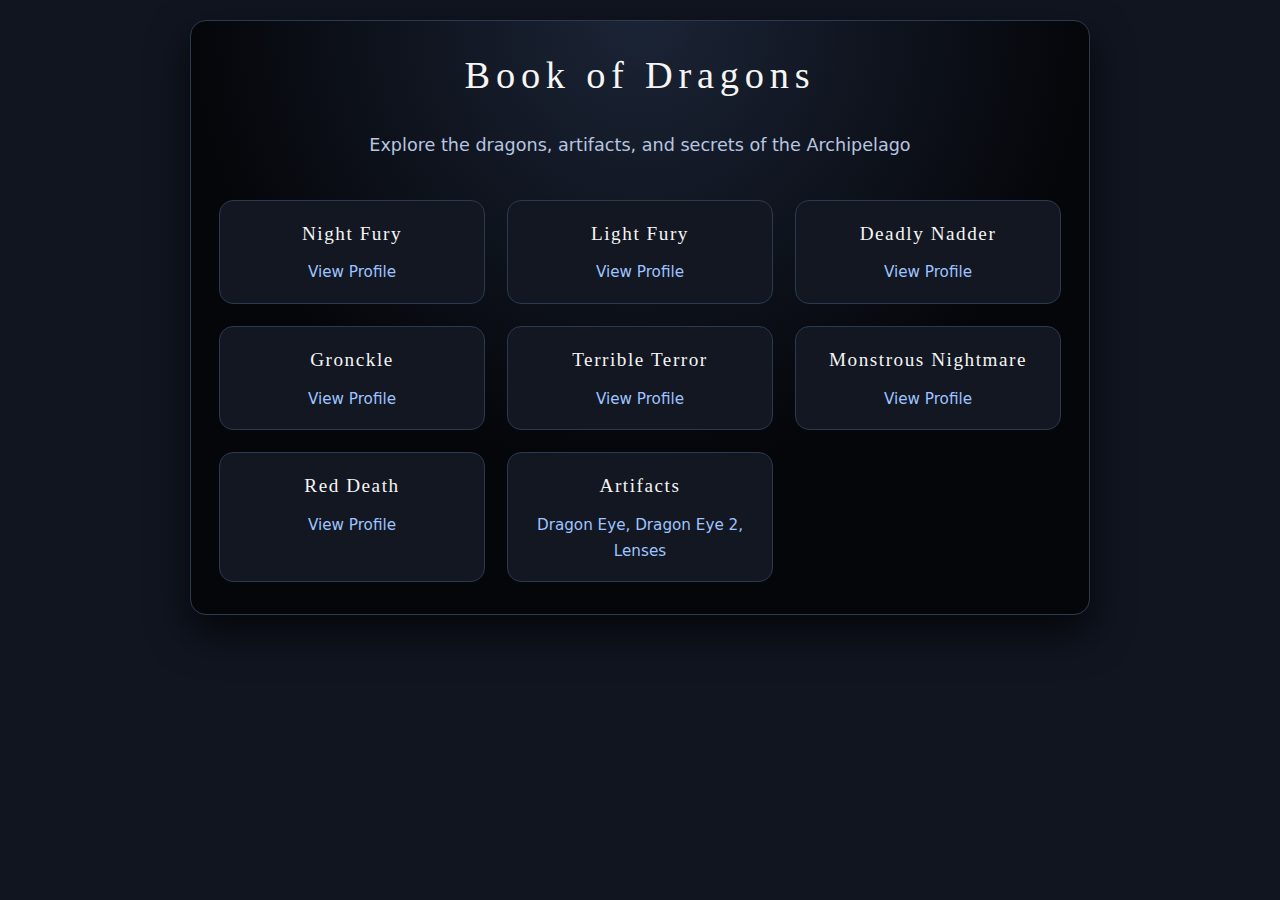
<file: Index.html>
<!DOCTYPE html>
<html lang="en">
<head>
  <meta charset="UTF-8">
  <title>Book of Dragons – Home</title>
  <link rel="stylesheet" href="Global.css">
  <style>
    .home-title {
      text-align: center;
      font-family: "Cinzel", serif;
      font-size: 2.4rem;
      letter-spacing: 0.15em;
      margin-bottom: 25px;
    }

    .home-sub {
      text-align: center;
      font-size: 1.1rem;
      color: #b8c6e0;
      margin-bottom: 40px;
    }

    .card-grid {
      display: grid;
      grid-template-columns: repeat(auto-fit, minmax(220px, 1fr));
      gap: 22px;
    }

    .card {
      background: #121722;
      border: 1px solid #2c3a4f;
      border-radius: 14px;
      padding: 18px;
      text-align: center;
      transition: 0.25s;
    }

    .card:hover {
      transform: translateY(-6px);
      box-shadow: 0 10px 25px rgba(0,0,0,0.5);
      border-color: #4b7dff;
    }

    .card-title {
      font-family: "Cinzel", serif;
      font-size: 1.2rem;
      margin-bottom: 10px;
      letter-spacing: 0.08em;
    }

    .card a {
      color: #9fc4ff;
      text-decoration: none;
      font-size: 0.95rem;
    }

    .card a:hover {
      color: #cfe0ff;
    }
  </style>
</head>

<body>

  <div class="page">
    <div class="home-title">Book of Dragons</div>
    <div class="home-sub">Explore the dragons, artifacts, and secrets of the Archipelago</div>

    <div class="card-grid">

      <div class="card">
        <div class="card-title">Night Fury</div>
        <a href="Night Fury.html">View Profile</a>
      </div>

      <div class="card">
        <div class="card-title">Light Fury</div>
        <a href="Light Fury.html">View Profile</a>
      </div>

      <div class="card">
        <div class="card-title">Deadly Nadder</div>
        <a href="Deadly Nadder.html">View Profile</a>
      </div>

      <div class="card">
        <div class="card-title">Gronckle</div>
        <a href="Gronkle.html">View Profile</a>
      </div>

      <div class="card">
        <div class="card-title">Terrible Terror</div>
        <a href="Terror.html">View Profile</a>
      </div>

      <div class="card">
        <div class="card-title">Monstrous Nightmare</div>
        <a href="Nightmare.html">View Profile</a>
      </div>

      <div class="card">
        <div class="card-title">Red Death</div>
        <a href="RedDeath.html">View Profile</a>
      </div>

      <div class="card">
        <div class="card-title">Artifacts</div>
        <a href="artifacts.html">Dragon Eye, Dragon Eye 2, Lenses</a>
      </div>

    </div>
  </div>

</body>
</html>
</file>
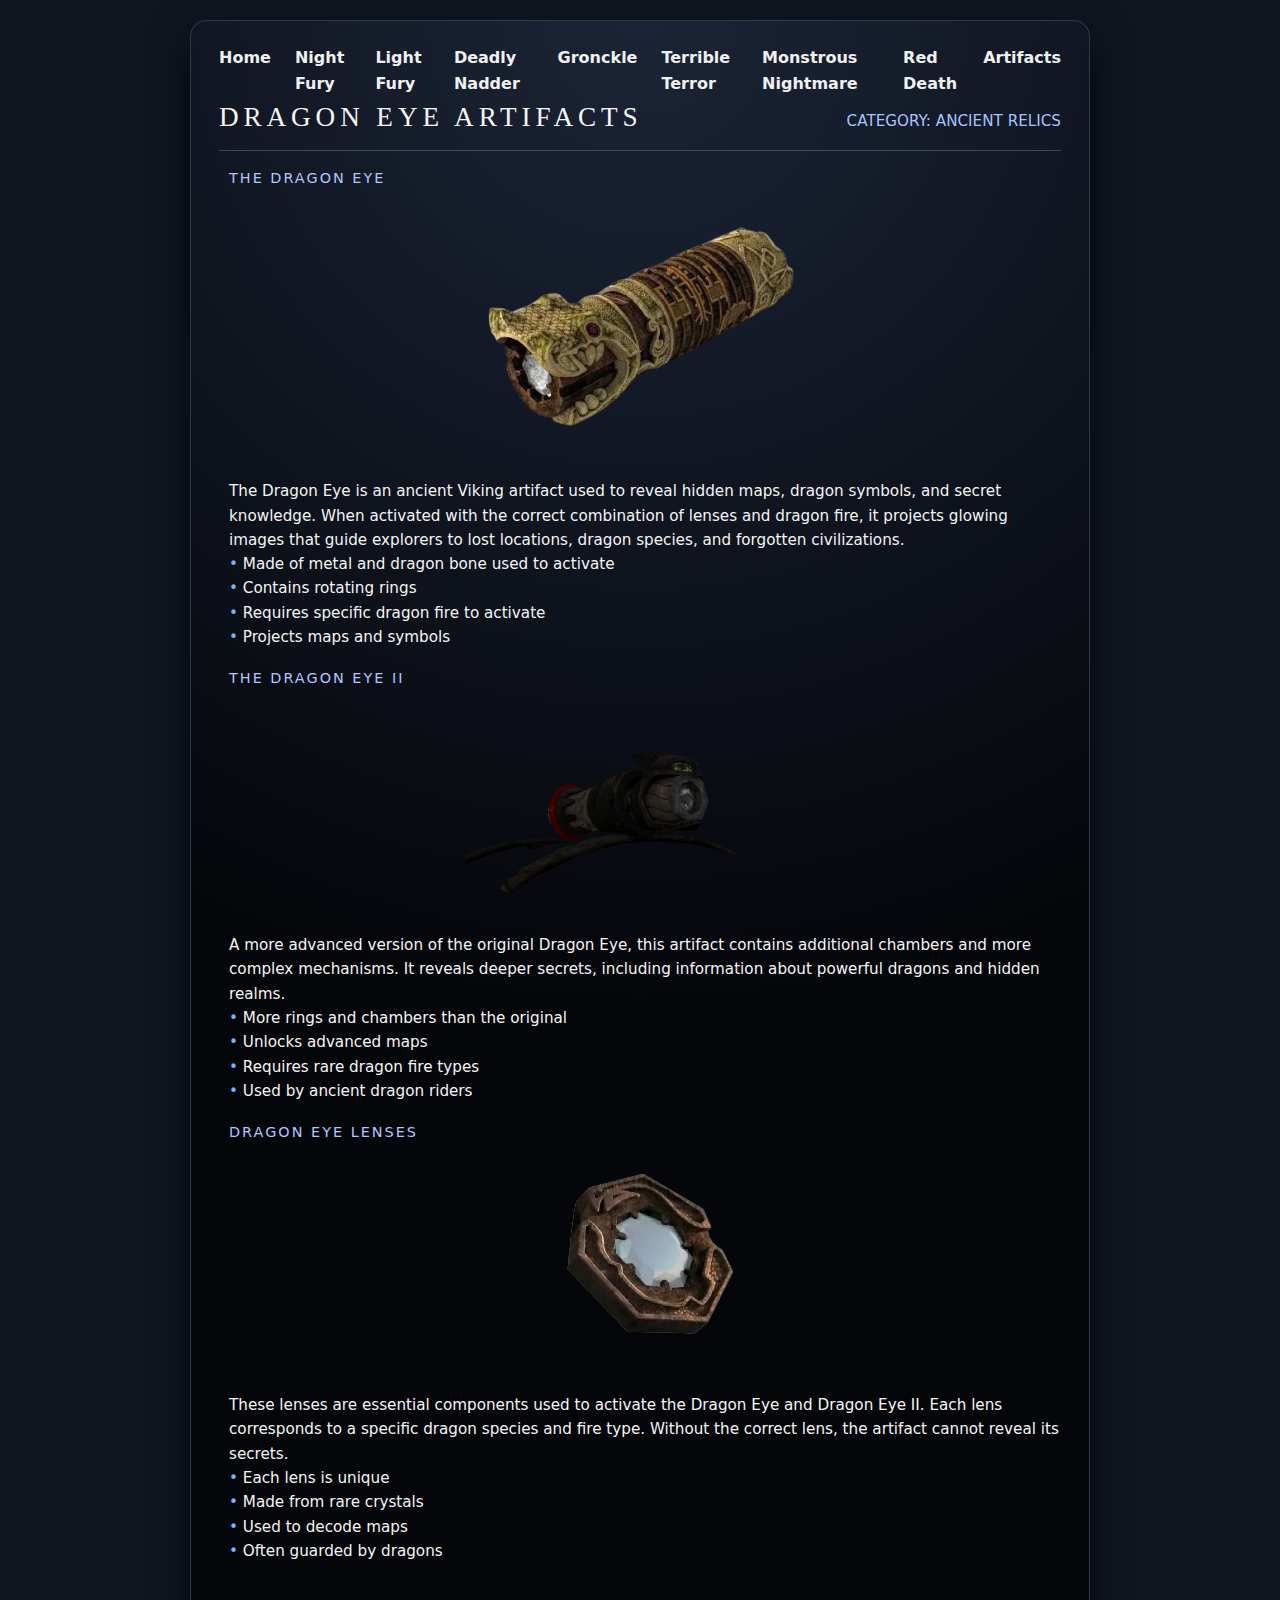
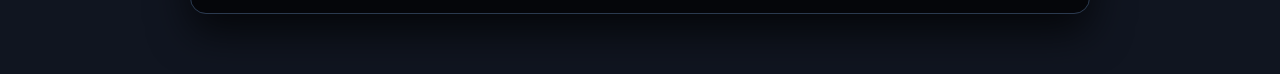
<file: artifacts.html>
<!DOCTYPE html>
<html lang="en">
<head>
  <meta charset="UTF-8">
  <title>Dragon Eye Artifacts</title>
  <link rel="stylesheet" href="Global.css">
</head>
<style>
    .dragon-image {
      text-align: center;
      margin: 20px 0;
    }

    .dragon-photo {
      max-width: 350px; /* Adjust size here */
      height: auto;
      border-radius: 10px;
    }
  </style>
</head>
<body>
  <div class="page">

    <nav class="nav">
      <a href="index.html">Home</a>
      <a href="Night Fury.html">Night Fury</a>
      <a href="Light Fury.html">Light Fury</a>
      <a href="Deadly Nadder.html">Deadly Nadder</a>
      <a href="Gronkle.html">Gronckle</a>
      <a href="Terror.html">Terrible Terror</a>
      <a href="Nightmare.html">Monstrous Nightmare</a>
      <a href="RedDeath.html">Red Death</a>
      <a href="artifacts.html">Artifacts</a>
    </nav>

    <header class="dragon-header">
      <div class="dragon-name">Dragon Eye Artifacts</div>
      <div class="dragon-class">Category: Ancient Relics</div>
    </header>

    <!-- DRAGON EYE -->
    <section class="section">
      <div class="section-title">The Dragon Eye</div>
      <div class="dragon-image">
  <img src="dargoneye1-removebg-preview.png" alt="Nigh Fury" class="dragon-photo">
</div>
      <div class="section-body">
        The Dragon Eye is an ancient Viking artifact used to reveal hidden maps, dragon symbols, and secret knowledge.
        When activated with the correct combination of lenses and dragon fire, it projects glowing images that guide
        explorers to lost locations, dragon species, and forgotten civilizations.
      </div>

      <ul class="section-body inline-list">
        <li>Made of metal and dragon bone used to activate</li>
        <li>Contains rotating rings</li>
        <li>Requires specific dragon fire to activate</li>
        <li>Projects maps and symbols</li>
      </ul>
    </section>

    <!-- DRAGON EYE 2 -->
    <section class="section">
      <div class="section-title">The Dragon Eye II</div>
      <div class="dragon-image">
  <img src="dragoneye2-removebg-preview.png" alt="Nigh Fury" class="dragon-photo">
</div>
      <div class="section-body">
        A more advanced version of the original Dragon Eye, this artifact contains additional chambers and more complex
        mechanisms. It reveals deeper secrets, including information about powerful dragons and hidden realms.
      </div>

      <ul class="section-body inline-list">
        <li>More rings and chambers than the original</li>
        <li>Unlocks advanced maps</li>
        <li>Requires rare dragon fire types</li>
        <li>Used by ancient dragon riders</li>
      </ul>
    </section>

    <!-- DRAGON EYE LENSES -->
    <section class="section">
      <div class="section-title">Dragon Eye Lenses</div>
      <div class="dragon-image">
  <img src="dragoneyelense-removebg-preview.png" alt="Nigh Fury" class="dragon-photo">
</div>
      <div class="section-body">
        These lenses are essential components used to activate the Dragon Eye and Dragon Eye II. Each lens corresponds
        to a specific dragon species and fire type. Without the correct lens, the artifact cannot reveal its secrets.
      </div>

      <ul class="section-body inline-list">
        <li>Each lens is unique</li>
        <li>Made from rare crystals</li>
        <li>Used to decode maps</li>
        <li>Often guarded by dragons</li>
      </ul>
    </section>

  </div>
</body>
</html>
</file>
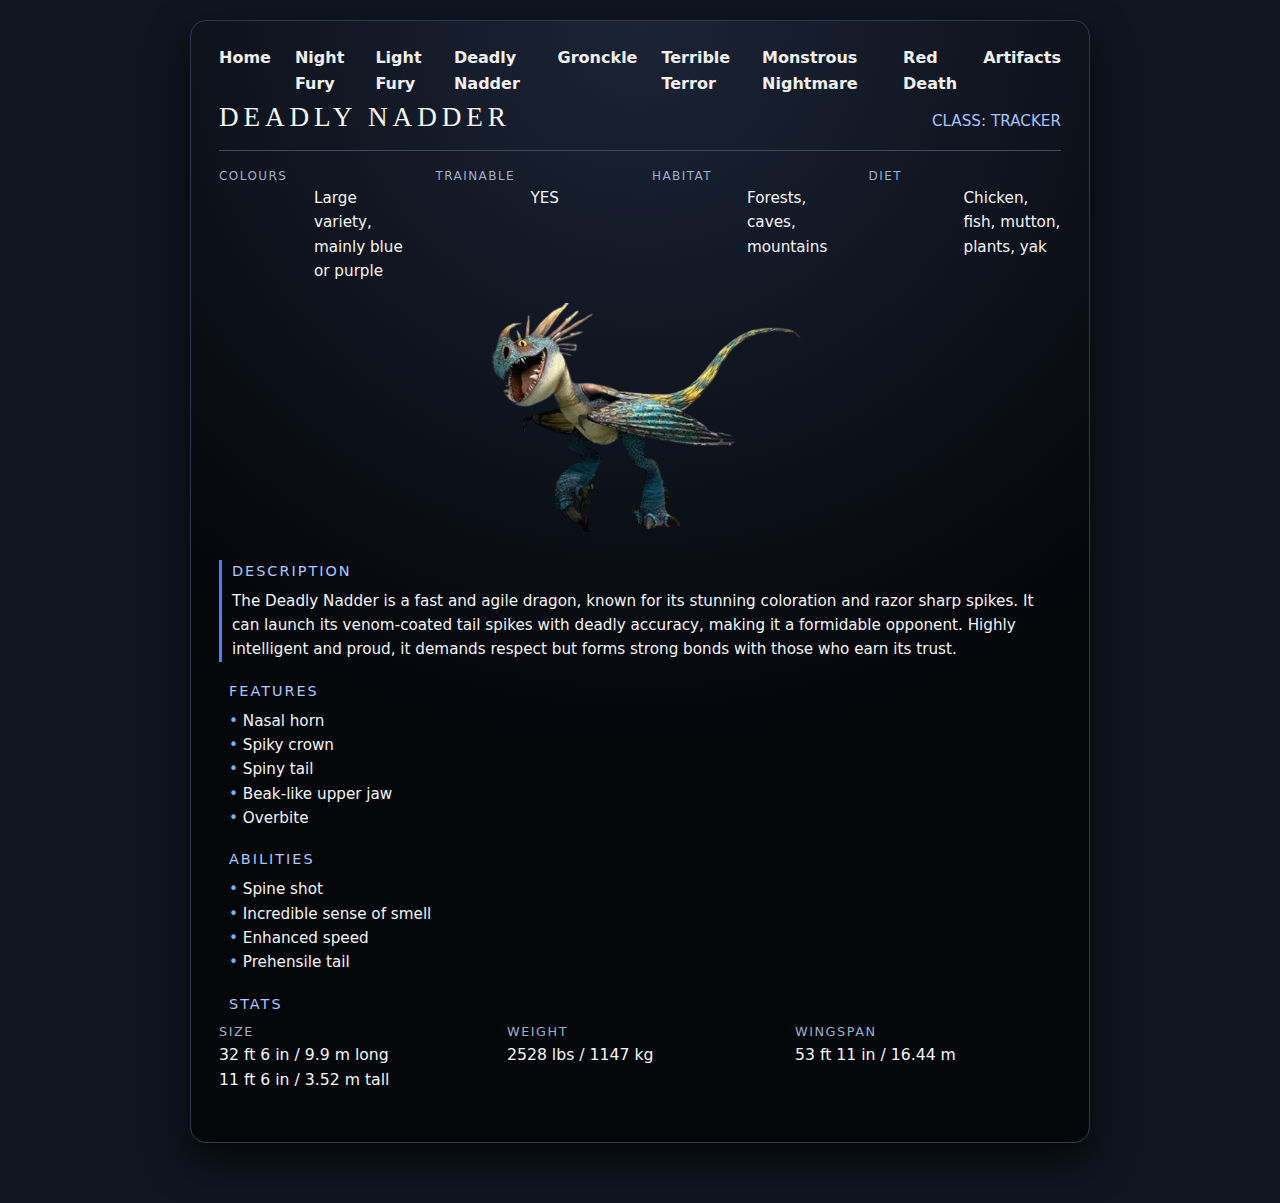
<file: Deadly Nadder.html>
<!DOCTYPE html>
<html lang="en">
<head>
  <meta charset="UTF-8">
  <title>Deadly Nadder – Dragon Profile</title>
  <meta name="viewport" content="width=device-width, initial-scale=1" />
  <link rel="stylesheet" href="Global.css">
</head>
<style>
    .dragon-image {
      text-align: center;
      margin: 20px 0;
    }

    .dragon-photo {
      max-width: 350px; /* Adjust size here */
      height: auto;
      border-radius: 10px;
    }
  </style>
</head>
<body>
  <div class="page">

    <nav class="nav">
      <a href="index.html">Home</a>
      <a href="Night Fury.html">Night Fury</a>
      <a href="Light Fury.html">Light Fury</a>
      <a href="Deadly Nadder.html">Deadly Nadder</a>
      <a href="Gronkle.html">Gronckle</a>
      <a href="terrible-terror.html">Terrible Terror</a>
      <a href="monstrous-nightmare.html">Monstrous Nightmare</a>
      <a href="red-death.html">Red Death</a>
      <a href="artifacts.html">Artifacts</a>
    </nav>

    <header class="dragon-header">
      <div class="dragon-name">Deadly Nadder</div>
      <div class="dragon-class">Class: Tracker</div>
    </header>

 <section class="meta-grid">
      <div>
        <div class="meta-item-label">Colours</div>
        <div class="meta-item-value">Large variety, mainly blue or purple</div>
      </div>
      <div>
        <div class="meta-item-label">Trainable</div>
        <div class="meta-item-value upper">Yes</div>
      </div>
      <div>
        <div class="meta-item-label">Habitat</div>
        <div class="meta-item-value">Forests, caves, mountains</div>
      </div>
      <div>
        <div class="meta-item-label">Diet</div>
        <div class="meta-item-value">Chicken, fish, mutton, plants, yak</div>
      </div>
    </section>
    <div class="dragon-image">
  <img src="Deadly_Nadder-removebg-preview.png" alt="Deadly Nadder" class="dragon-photo">
</div>

    <section class="section description-block">
      <div class="section-title">Description</div>
      <div class="section-body">
        The Deadly Nadder is a fast and agile dragon, known for its stunning coloration and razor sharp spikes. It can
        launch its venom-coated tail spikes with deadly accuracy, making it a formidable opponent. Highly intelligent and
        proud, it demands respect but forms strong bonds with those who earn its trust.
      </div>
    </section>

    <section class="section">
      <div class="section-title">Features</div>
      <ul class="section-body inline-list">
        <li>Nasal horn</li>
        <li>Spiky crown</li>
        <li>Spiny tail</li>
        <li>Beak-like upper jaw</li>
        <li>Overbite</li>
      </ul>
    </section>

    <section class="section">
      <div class="section-title">Abilities</div>
      <ul class="section-body inline-list">
        <li>Spine shot</li>
        <li>Incredible sense of smell</li>
        <li>Enhanced speed</li>
        <li>Prehensile tail</li>
      </ul>
    </section>

    <section class="section">
      <div class="section-title">Stats</div>
      <div class="stats-grid">
        <div>
          <div class="stat-label">Size</div>
          <div class="stat-value">32 ft 6 in / 9.9 m long</div>
          <div class="stat-value">11 ft 6 in / 3.52 m tall</div>
        </div>
        <div>
          <div class="stat-label">Weight</div>
          <div class="stat-value">2528 lbs / 1147 kg</div>
        </div>
        <div>
          <div class="stat-label">Wingspan</div>
          <div class="stat-value">53 ft 11 in / 16.44 m</div>
        </div>
      </div>
    </section>

  </div>
</body>
</html>
</file>
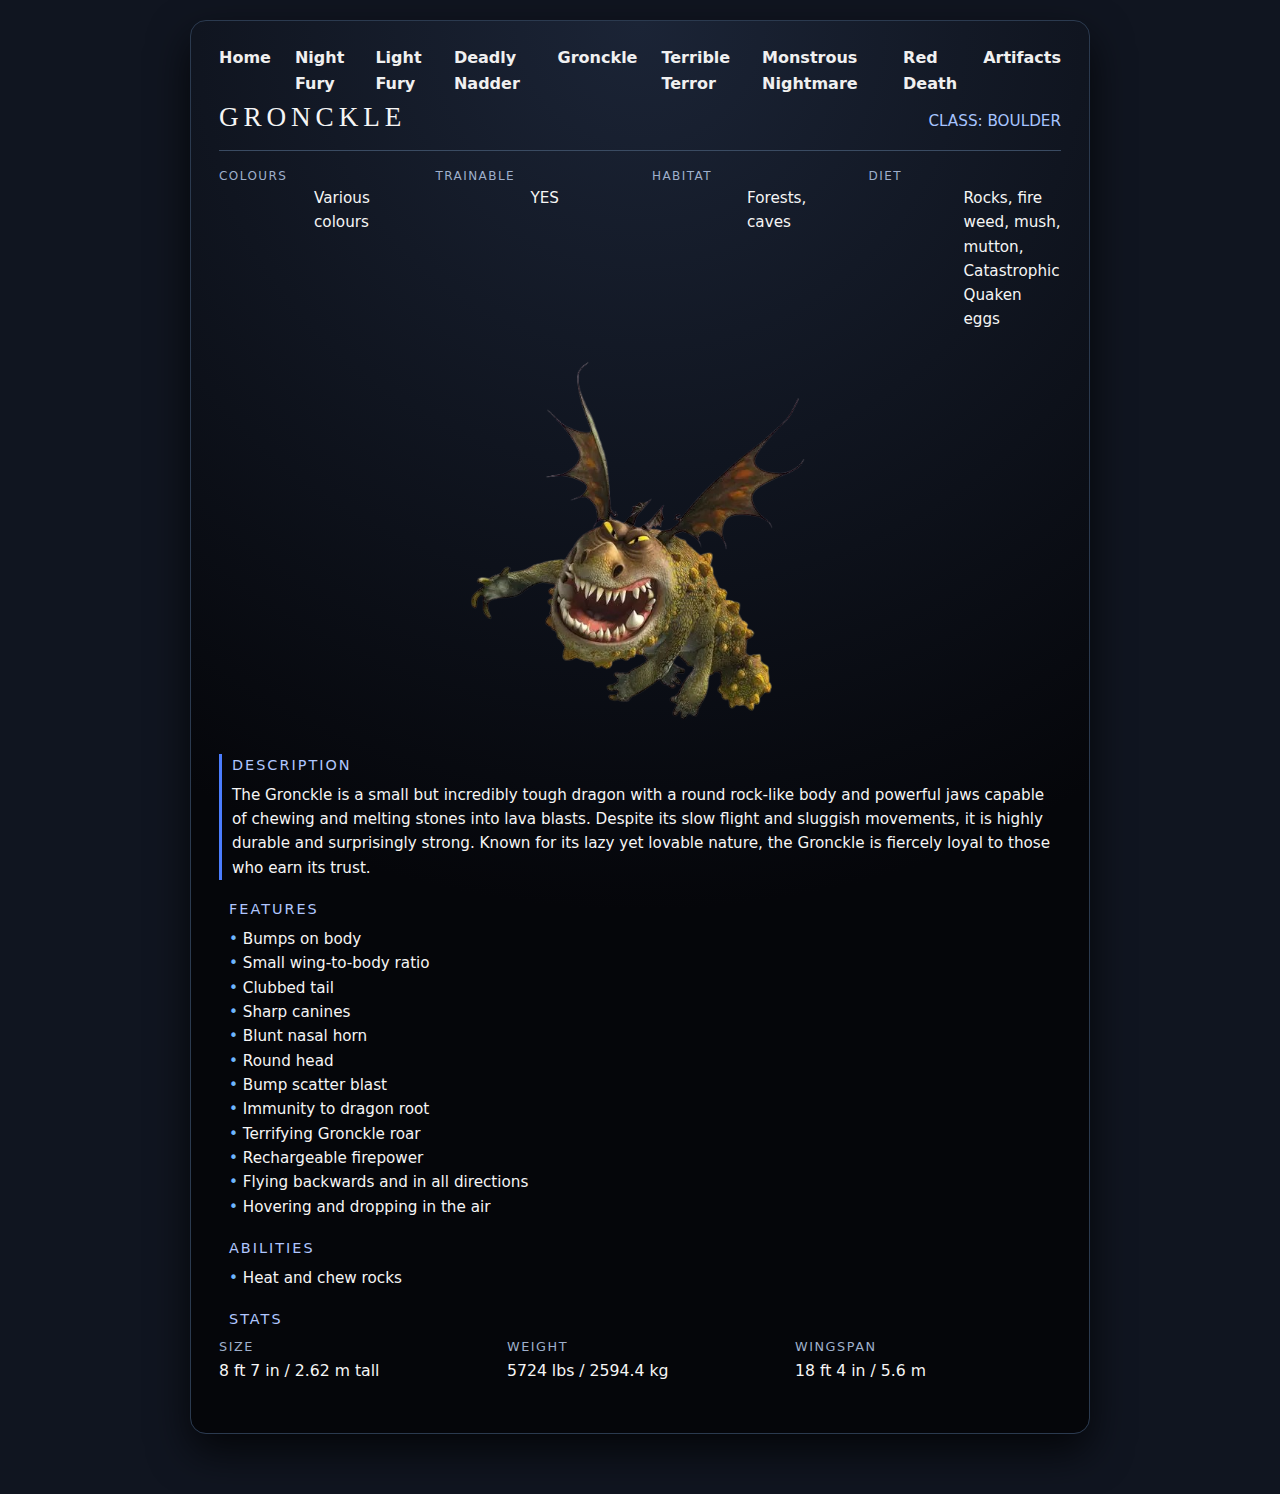
<file: Gronkle.html>
<!DOCTYPE html>
<html lang="en">
<head>
  <meta charset="UTF-8">
  <title>Gronckle – Dragon Profile</title>
  <meta name="viewport" content="width=device-width, initial-scale=1" />
  <link rel="stylesheet" href="Global.css">
</head>
<style>
    .dragon-image {
      text-align: center;
      margin: 20px 0;
    }

    .dragon-photo {
      max-width: 350px; /* Adjust size here */
      height: auto;
      border-radius: 10px;
    }
  </style>
</head>
<body>
  <div class="page">

    <nav class="nav">
      <a href="Index.html">Home</a>
      <a href="Night Fury.html">Night Fury</a>
      <a href="Light Fury.html">Light Fury</a>
      <a href="Deadly Nadder.html">Deadly Nadder</a>
      <a href="Gronkle.html">Gronckle</a>
      <a href="Terror.html">Terrible Terror</a>
      <a href="Nightmare.html">Monstrous Nightmare</a>
      <a href="RedDeath.html">Red Death</a>
      <a href="artifacts.html">Artifacts</a>
    </nav>

    <header class="dragon-header">
      <div class="dragon-name">Gronckle</div>
      <div class="dragon-class">Class: Boulder</div>
    </header>

    <section class="meta-grid">
      <div>
        <div class="meta-item-label">Colours</div>
        <div class="meta-item-value">Various colours</div>
      </div>
      <div>
        <div class="meta-item-label">Trainable</div>
        <div class="meta-item-value upper">Yes</div>
      </div>
      <div>
        <div class="meta-item-label">Habitat</div>
        <div class="meta-item-value">Forests, caves</div>
      </div>
      <div>
        <div class="meta-item-label">Diet</div>
        <div class="meta-item-value">Rocks, fire weed, mush, mutton, Catastrophic Quaken eggs</div>
      </div>
    </section>
     <div class="dragon-image">
  <img src="gronkle-removebg-preview.png" alt="Nigh Fury" class="dragon-photo">
</div>

    <section class="section description-block">
      <div class="section-title">Description</div>
      <div class="section-body">
        The Gronckle is a small but incredibly tough dragon with a round rock-like body and powerful jaws capable of
        chewing and melting stones into lava blasts. Despite its slow flight and sluggish movements, it is highly durable
        and surprisingly strong. Known for its lazy yet lovable nature, the Gronckle is fiercely loyal to those who earn its trust.
      </div>
    </section>

    <section class="section">
      <div class="section-title">Features</div>
      <ul class="section-body inline-list">
        <li>Bumps on body</li>
        <li>Small wing-to-body ratio</li>
        <li>Clubbed tail</li>
        <li>Sharp canines</li>
        <li>Blunt nasal horn</li>
        <li>Round head</li>
        <li>Bump scatter blast</li>
        <li>Immunity to dragon root</li>
        <li>Terrifying Gronckle roar</li>
        <li>Rechargeable firepower</li>
        <li>Flying backwards and in all directions</li>
        <li>Hovering and dropping in the air</li>
      </ul>
    </section>

    <section class="section">
      <div class="section-title">Abilities</div>
      <ul class="section-body inline-list">
        <li>Heat and chew rocks</li>
      </ul>
    </section>

    <section class="section">
      <div class="section-title">Stats</div>
      <div class="stats-grid">
        <div>
          <div class="stat-label">Size</div>
          <div class="stat-value">8 ft 7 in / 2.62 m tall</div>
        </div>
        <div>
          <div class="stat-label">Weight</div>
          <div class="stat-value">5724 lbs / 2594.4 kg</div>
        </div>
        <div>
          <div class="stat-label">Wingspan</div>
          <div class="stat-value">18 ft 4 in / 5.6 m</div>
        </div>
      </div>
    </section>

  </div>
</body>
</html>
</file>
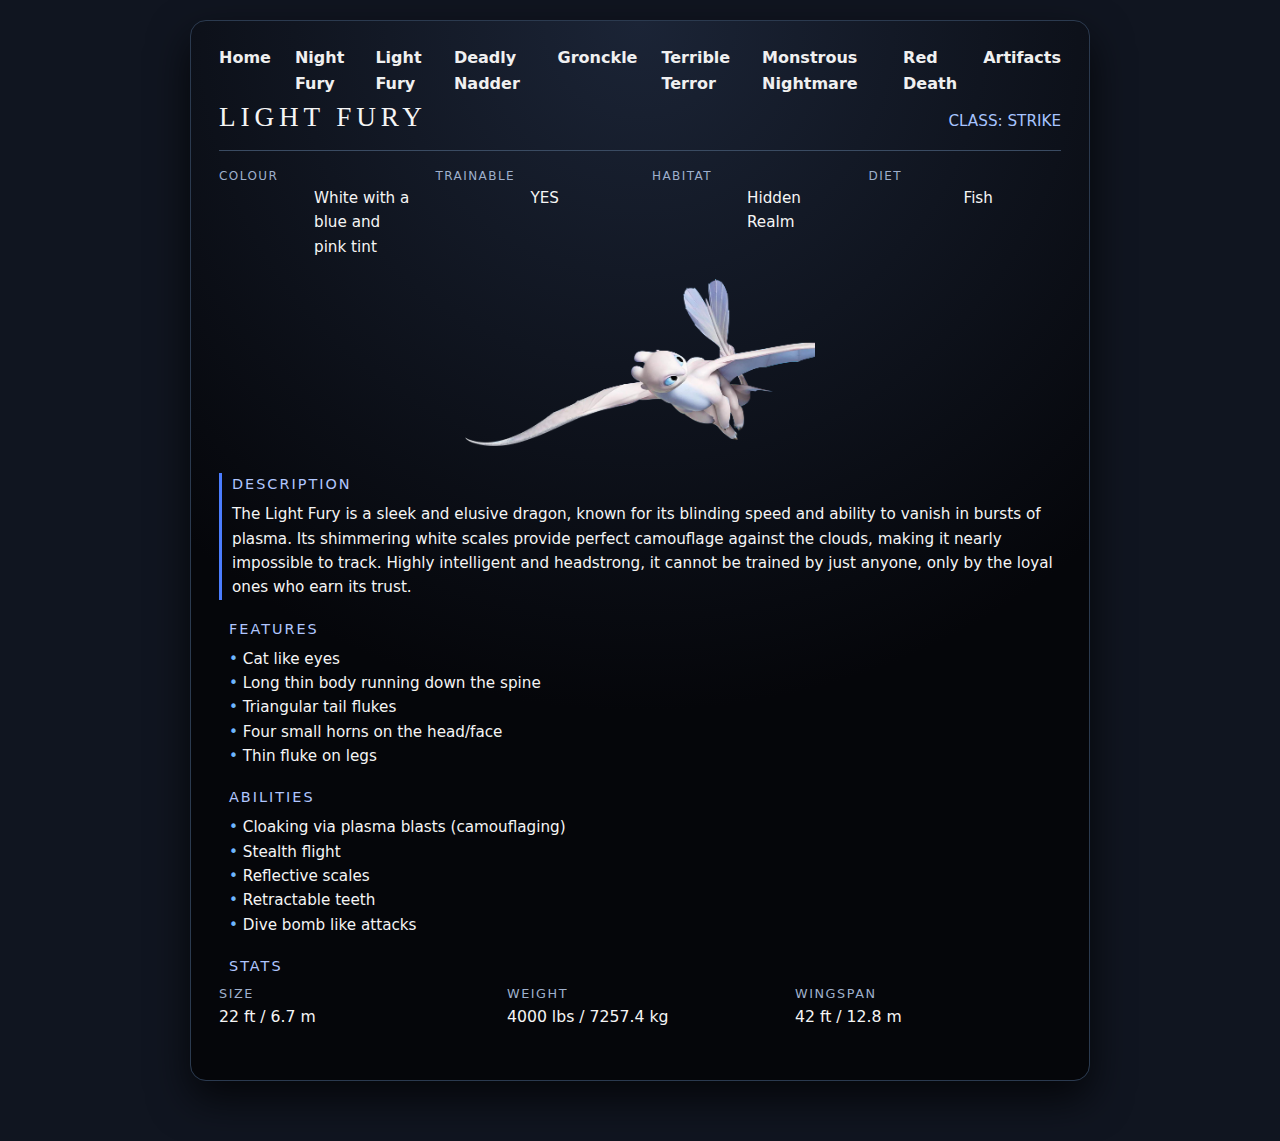
<file: Light Fury.html>
<!DOCTYPE html>
<html lang="en">
<head>
  <meta charset="UTF-8">
  <title>Light Fury – Dragon Profile</title>
  <meta name="viewport" content="width=device-width, initial-scale=1" />
  <link rel="stylesheet" href="Global.css">

  <!-- Added image‑sizing fix -->
  <style>
    .dragon-image {
      text-align: center;
      margin: 20px 0;
    }

    .dragon-photo {
      max-width: 350px; /* Adjust size here */
      height: auto;
      border-radius: 10px;
    }
  </style>
</head>

<body>
  <div class="page">

    <nav class="nav">
      <a href="Index.html">Home</a>
      <a href="Night Fury.html">Night Fury</a>
      <a href="Light Fury.html">Light Fury</a>
      <a href="Deadly Nadder.html">Deadly Nadder</a>
      <a href="Gronkle.html">Gronckle</a>
      <a href="Terror.html">Terrible Terror</a>
      <a href="Nightmare.html">Monstrous Nightmare</a>
      <a href="RedDeath.html">Red Death</a>
      <a href="artifacts.html">Artifacts</a>
    </nav>

    <header class="dragon-header">
      <div class="dragon-name">Light Fury</div>
      <div class="dragon-class">Class: Strike</div>
    </header>

    <section class="meta-grid">
      <div>
        <div class="meta-item-label">Colour</div>
        <div class="meta-item-value">White with a blue and pink tint</div>
      </div>
      <div>
        <div class="meta-item-label">Trainable</div>
        <div class="meta-item-value upper">Yes</div>
      </div>
      <div>
        <div class="meta-item-label">Habitat</div>
        <div class="meta-item-value">Hidden Realm</div>
      </div>
      <div>
        <div class="meta-item-label">Diet</div>
        <div class="meta-item-value">Fish</div>
      </div>
    </section>

    <div class="dragon-image">
      <img src="LightFury.png" alt="Light Fury" class="dragon-photo">
    </div>

    <section class="section description-block">
      <div class="section-title">Description</div>
      <div class="section-body">
        The Light Fury is a sleek and elusive dragon, known for its blinding speed and ability to vanish in bursts of plasma.
        Its shimmering white scales provide perfect camouflage against the clouds, making it nearly impossible to track.
        Highly intelligent and headstrong, it cannot be trained by just anyone, only by the loyal ones who earn its trust.
      </div>
    </section>

    <section class="section">
      <div class="section-title">Features</div>
      <ul class="section-body inline-list">
        <li>Cat like eyes</li>
        <li>Long thin body running down the spine</li>
        <li>Triangular tail flukes</li>
        <li>Four small horns on the head/face</li>
        <li>Thin fluke on legs</li>
      </ul>
    </section>

    <section class="section">
      <div class="section-title">Abilities</div>
      <ul class="section-body inline-list">
        <li>Cloaking via plasma blasts (camouflaging)</li>
        <li>Stealth flight</li>
        <li>Reflective scales</li>
        <li>Retractable teeth</li>
        <li>Dive bomb like attacks</li>
      </ul>
    </section>

    <section class="section">
      <div class="section-title">Stats</div>
      <div class="stats-grid">
        <div>
          <div class="stat-label">Size</div>
          <div class="stat-value">22 ft / 6.7 m</div>
        </div>
        <div>
          <div class="stat-label">Weight</div>
          <div class="stat-value">4000 lbs / 7257.4 kg</div>
        </div>
        <div>
          <div class="stat-label">Wingspan</div>
          <div class="stat-value">42 ft / 12.8 m</div>
        </div>
      </div>
    </section>

  </div>
</body>
</html>
</file>
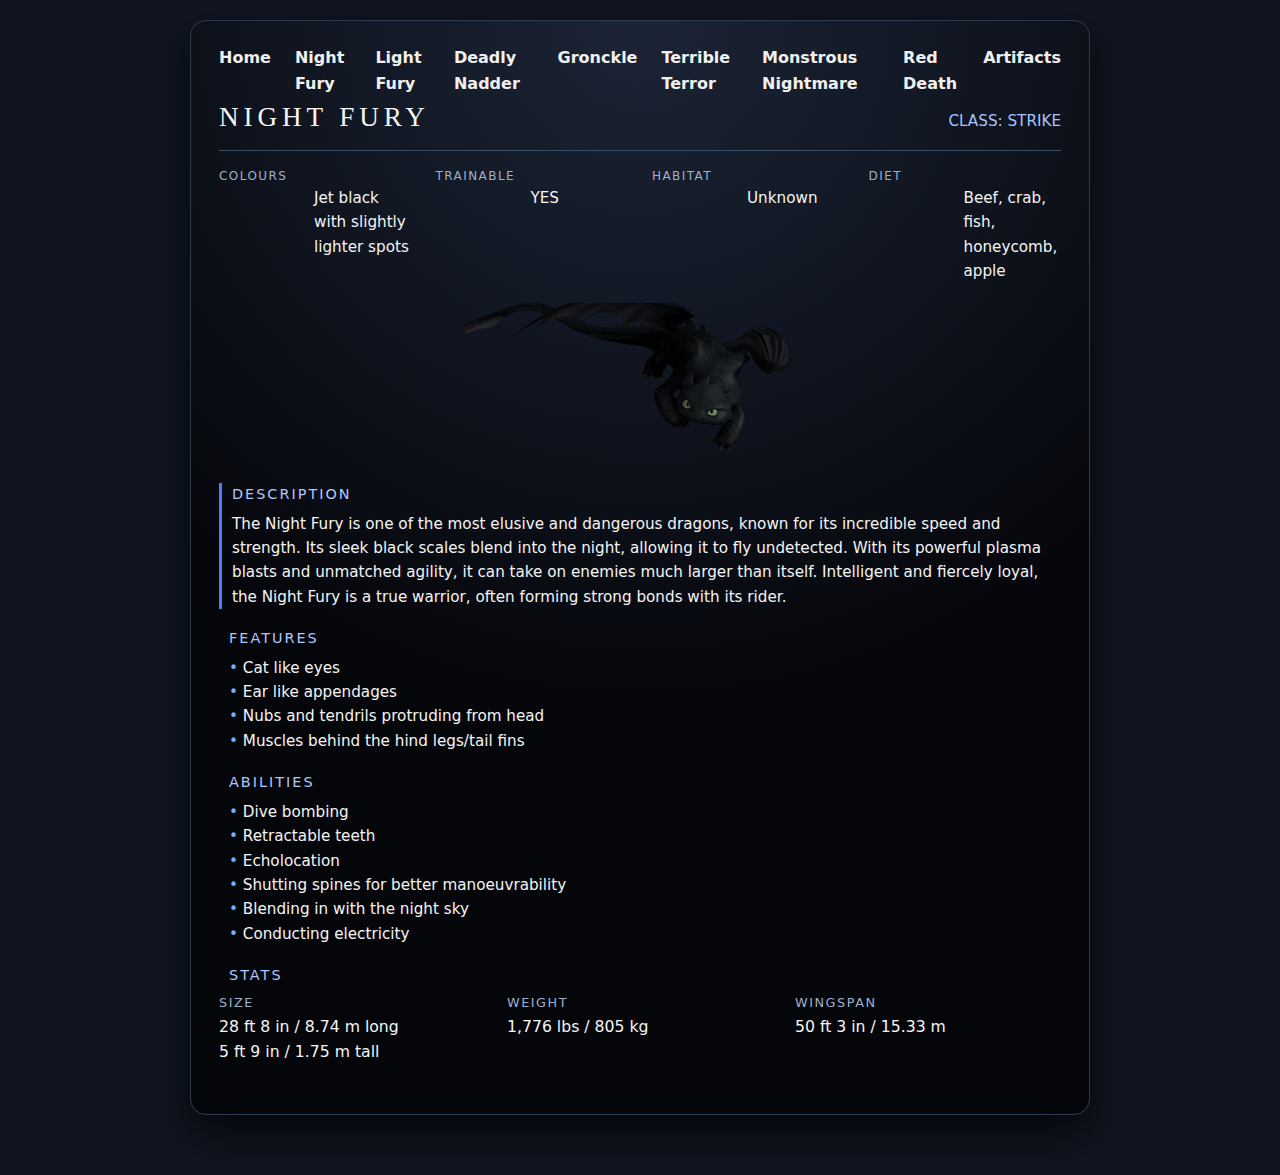
<file: Night Fury.html>
<!DOCTYPE html>
<html lang="en">
<head>
  <meta charset="UTF-8">
  <title>Night Fury – Dragon Profile</title>
  <meta name="viewport" content="width=device-width, initial-scale=1" />
  <link rel="stylesheet" href="Global.css">
</head>
<style>
    .dragon-image {
      text-align: center;
      margin: 20px 0;
    }

    .dragon-photo {
      max-width: 350px; /* Adjust size here */
      height: auto;
      border-radius: 10px;
    }
  </style>
</head>
<body>
  <div class="page">

     <nav class="nav">
      <a href="index.html">Home</a>
      <a href="Night Fury.html">Night Fury</a>
      <a href="Light Fury.html">Light Fury</a>
      <a href="Deadly Nadder.html">Deadly Nadder</a>
      <a href="Gronkle.html">Gronckle</a>
      <a href="Terror.html">Terrible Terror</a>
      <a href="Nightmare.html">Monstrous Nightmare</a>
      <a href="RedDeath.html">Red Death</a>
      <a href="artifacts.html">Artifacts</a>
    </nav>
    <header class="dragon-header">
      <div class="dragon-name">Night Fury</div>
      <div class="dragon-class">Class: Strike</div>
    </header>
    <section class="meta-grid">
      <div>
        <div class="meta-item-label">Colours</div>
        <div class="meta-item-value">Jet black with slightly lighter spots</div>
      </div>
      <div>
        <div class="meta-item-label">Trainable</div>
        <div class="meta-item-value upper">Yes</div>
      </div>
      <div>
        <div class="meta-item-label">Habitat</div>
        <div class="meta-item-value">Unknown</div>
      </div>
      <div>
        <div class="meta-item-label">Diet</div>
        <div class="meta-item-value">Beef, crab, fish, honeycomb, apple</div>
      </div>
    </section>
    <div class="dragon-image">
  <img src="nightfury.webp" alt="Nigh Fury" class="dragon-photo">
</div>

    <section class="section description-block">
      <div class="section-title">Description</div>
      <div class="section-body">
        The Night Fury is one of the most elusive and dangerous dragons, known for its incredible speed and strength.
        Its sleek black scales blend into the night, allowing it to fly undetected. With its powerful plasma blasts and
        unmatched agility, it can take on enemies much larger than itself. Intelligent and fiercely loyal, the Night Fury
        is a true warrior, often forming strong bonds with its rider.
      </div>
    </section>

    <section class="section">
      <div class="section-title">Features</div>
      <ul class="section-body inline-list">
        <li>Cat like eyes</li>
        <li>Ear like appendages</li>
        <li>Nubs and tendrils protruding from head</li>
        <li>Muscles behind the hind legs/tail fins</li>
      </ul>
    </section>

    <section class="section">
      <div class="section-title">Abilities</div>
      <ul class="section-body inline-list">
        <li>Dive bombing</li>
        <li>Retractable teeth</li>
        <li>Echolocation</li>
        <li>Shutting spines for better manoeuvrability</li>
        <li>Blending in with the night sky</li>
        <li>Conducting electricity</li>
      </ul>
    </section>

    <section class="section">
      <div class="section-title">Stats</div>
      <div class="stats-grid">
        <div>
          <div class="stat-label">Size</div>
          <div class="stat-value">28 ft 8 in / 8.74 m long</div>
          <div class="stat-value">5 ft 9 in / 1.75 m tall</div>
        </div>
        <div>
          <div class="stat-label">Weight</div>
          <div class="stat-value">1,776 lbs / 805 kg</div>
        </div>
        <div>
          <div class="stat-label">Wingspan</div>
          <div class="stat-value">50 ft 3 in / 15.33 m</div>
        </div>
      </div>
    </section>

  </div>
</body>
</html>
</file>
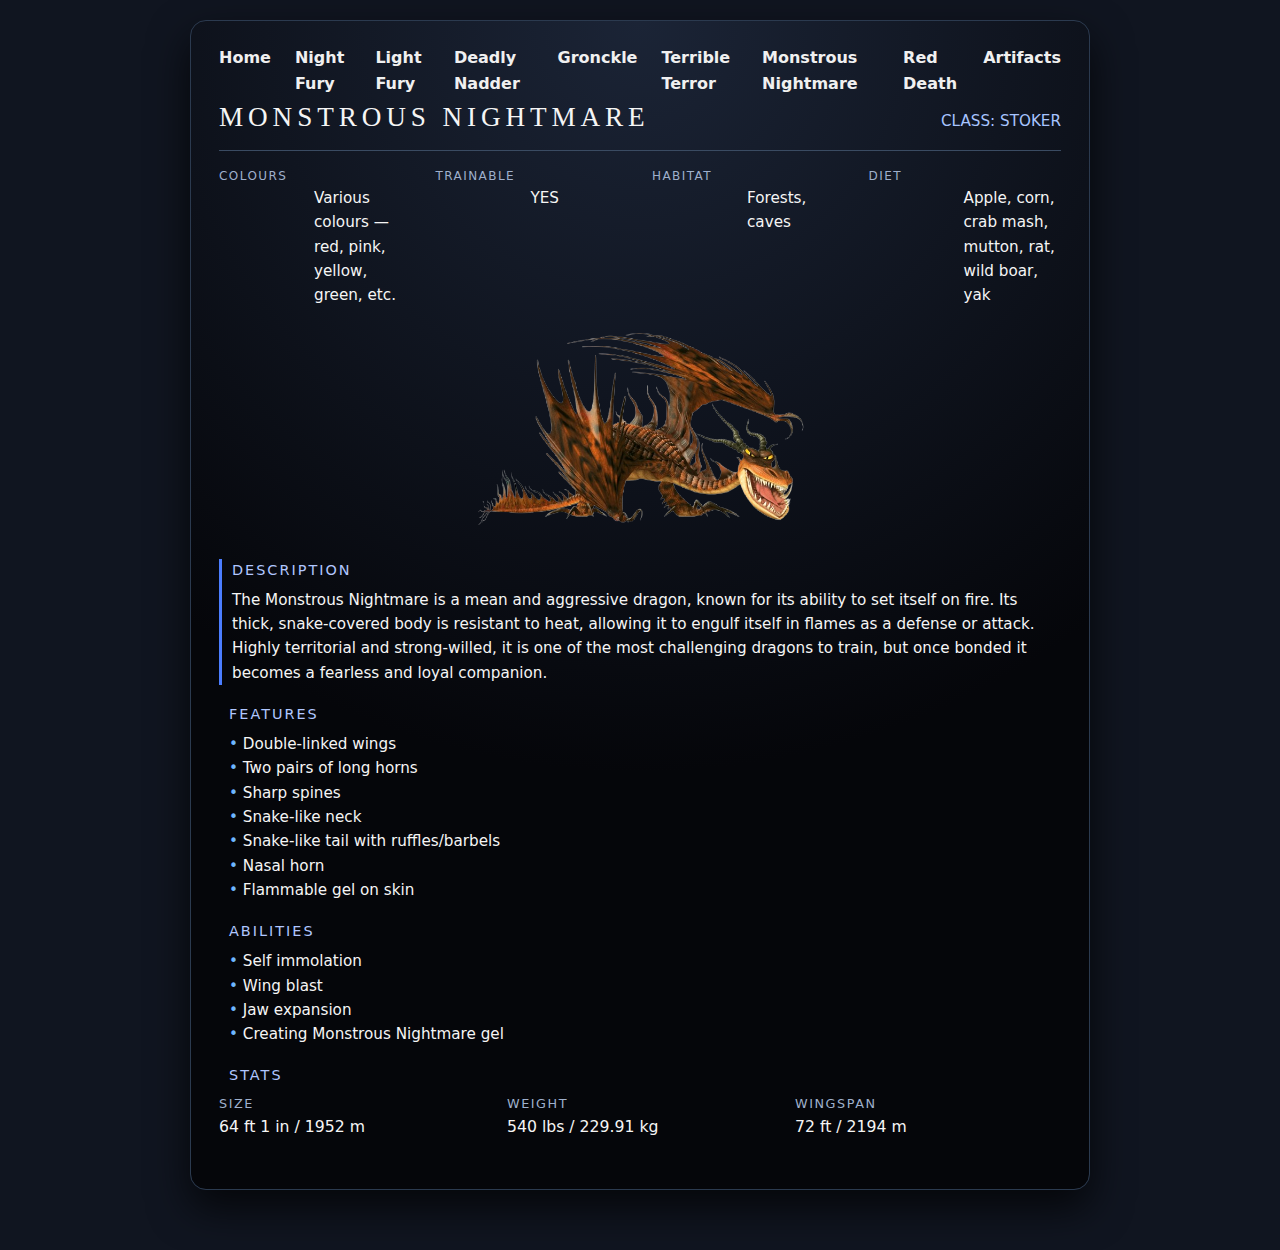
<file: Nightmare.html>
<!DOCTYPE html>
<html lang="en">
<head>
  <meta charset="UTF-8">
  <title>Monstrous Nightmare – Dragon Profile</title>
  <meta name="viewport" content="width=device-width, initial-scale=1" />
  <link rel="stylesheet" href="Global.css">

  <style>
    .dragon-image {
      text-align: center;
      margin: 20px 0;
    }

    .dragon-photo {
      max-width: 350px; /* Adjust size here */
      height: auto;
      border-radius: 10px;
    }
  </style>
</head>

<body>
  <div class="page">

    <nav class="nav">
      <a href="Index.html">Home</a>
      <a href="Night Fury.html">Night Fury</a>
      <a href="Light Fury.html">Light Fury</a>
      <a href="Deadly Nadder.html">Deadly Nadder</a>
      <a href="Gronkle.html">Gronckle</a>
      <a href="Terror.html">Terrible Terror</a>
      <a href="Nightmare.html">Monstrous Nightmare</a>
      <a href="RedDeath.html">Red Death</a>
      <a href="artifacts.html">Artifacts</a>
    </nav>

    <header class="dragon-header">
      <div class="dragon-name">Monstrous Nightmare</div>
      <div class="dragon-class">Class: Stoker</div>
    </header>

    <section class="meta-grid">
      <div>
        <div class="meta-item-label">Colours</div>
        <div class="meta-item-value">Various colours — red, pink, yellow, green, etc.</div>
      </div>
      <div>
        <div class="meta-item-label">Trainable</div>
        <div class="meta-item-value upper">Yes</div>
      </div>
      <div>
        <div class="meta-item-label">Habitat</div>
        <div class="meta-item-value">Forests, caves</div>
      </div>
      <div>
        <div class="meta-item-label">Diet</div>
        <div class="meta-item-value">Apple, corn, crab mash, mutton, rat, wild boar, yak</div>
      </div>
    </section>

    <div class="dragon-image">
      <img src="nightmare-removebg-preview.png" alt="Monstrous Nightmare" class="dragon-photo">
    </div>

    <section class="section description-block">
      <div class="section-title">Description</div>
      <div class="section-body">
        The Monstrous Nightmare is a mean and aggressive dragon, known for its ability to set itself on fire. Its thick,
        snake-covered body is resistant to heat, allowing it to engulf itself in flames as a defense or attack. Highly
        territorial and strong-willed, it is one of the most challenging dragons to train, but once bonded it becomes a
        fearless and loyal companion.
      </div>
    </section>

    <section class="section">
      <div class="section-title">Features</div>
      <ul class="section-body inline-list">
        <li>Double-linked wings</li>
        <li>Two pairs of long horns</li>
        <li>Sharp spines</li>
        <li>Snake-like neck</li>
        <li>Snake-like tail with ruffles/barbels</li>
        <li>Nasal horn</li>
        <li>Flammable gel on skin</li>
      </ul>
    </section>

    <section class="section">
      <div class="section-title">Abilities</div>
      <ul class="section-body inline-list">
        <li>Self immolation</li>
        <li>Wing blast</li>
        <li>Jaw expansion</li>
        <li>Creating Monstrous Nightmare gel</li>
      </ul>
    </section>

    <section class="section">
      <div class="section-title">Stats</div>
      <div class="stats-grid">
        <div>
          <div class="stat-label">Size</div>
          <div class="stat-value">64 ft 1 in / 1952 m</div>
        </div>
        <div>
          <div class="stat-label">Weight</div>
          <div class="stat-value">540 lbs / 229.91 kg</div>
        </div>
        <div>
          <div class="stat-label">Wingspan</div>
          <div class="stat-value">72 ft / 2194 m</div>
        </div>
      </div>
    </section>

  </div>
</body>
</html>
</file>
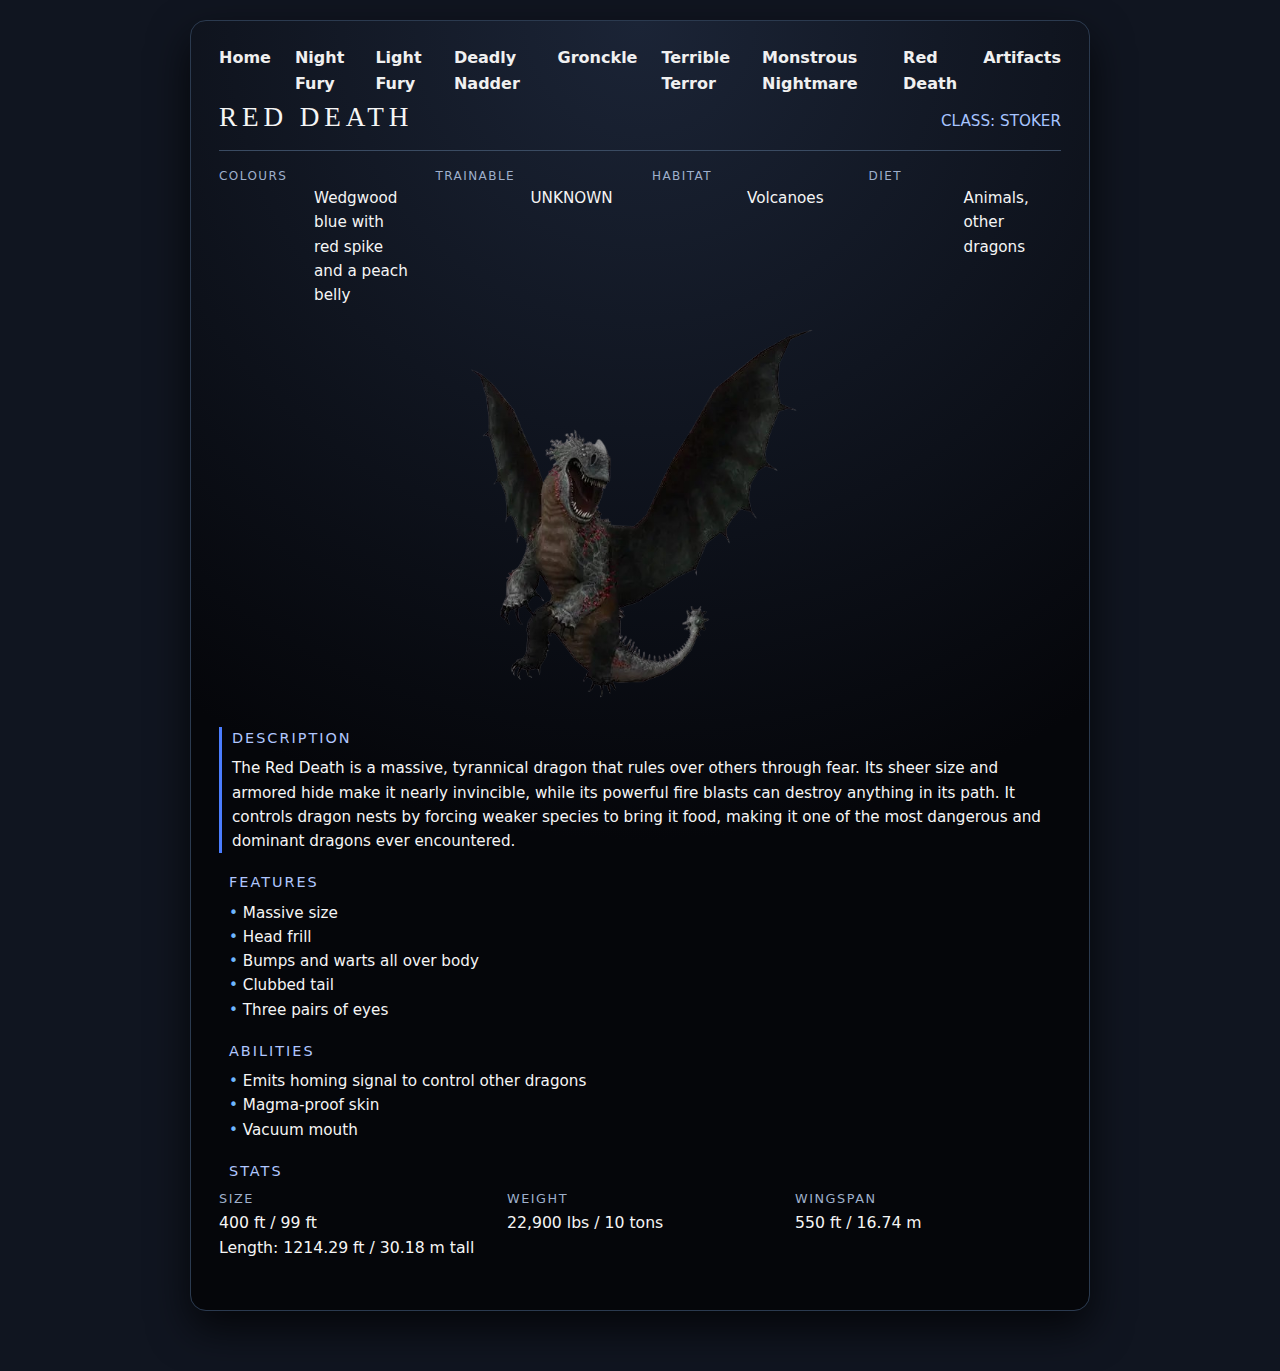
<file: RedDeath.html>
<!DOCTYPE html>
<html lang="en">
<head>
  <meta charset="UTF-8">
  <title>Red Death – Dragon Profile</title>
  <meta name="viewport" content="width=device-width, initial-scale=1" />
  <link rel="stylesheet" href="Global.css">
</head>
<style>
    .dragon-image {
      text-align: center;
      margin: 20px 0;
    }

    .dragon-photo {
      max-width: 350px; /* Adjust size here */
      height: auto;
      border-radius: 10px;
    }
  </style>
</head>
<body>
  <div class="page">
     <nav class="nav">
      <a href="Index.html">Home</a>
      <a href="Night Fury.html">Night Fury</a>
      <a href="Light Fury.html">Light Fury</a>
      <a href="Deadly Nadder.html">Deadly Nadder</a>
      <a href="Gronkle.html">Gronckle</a>
      <a href="Terror.html">Terrible Terror</a>
      <a href="Nightmare.html">Monstrous Nightmare</a>
      <a href="RedDeath.html">Red Death</a>
      <a href="artifacts.html">Artifacts</a>
    </nav>
    <header class="dragon-header">
      <div class="dragon-name">Red Death</div>
      <div class="dragon-class">Class: Stoker</div>
    </header>

    <section class="meta-grid">
      <div>
        <div class="meta-item-label">Colours</div>
        <div class="meta-item-value">Wedgwood blue with red spike and a peach belly</div>
      </div>
      <div>
        <div class="meta-item-label">Trainable</div>
        <div class="meta-item-value upper">Unknown</div>
      </div>
      <div>
        <div class="meta-item-label">Habitat</div>
        <div class="meta-item-value">Volcanoes</div>
      </div>
      <div>
        <div class="meta-item-label">Diet</div>
        <div class="meta-item-value">Animals, other dragons</div>
      </div>
    </section>
 <div class="dragon-image">
 <img src="red_death-removebg-preview.png" alt="Nigh Fury" class="dragon-photo">
</div>
    <section class="section description-block">
      <div class="section-title">Description</div>
      <div class="section-body">
        The Red Death is a massive, tyrannical dragon that rules over others through fear. Its sheer size and armored
        hide make it nearly invincible, while its powerful fire blasts can destroy anything in its path. It controls dragon
        nests by forcing weaker species to bring it food, making it one of the most dangerous and dominant dragons ever encountered.
      </div>
    </section>

    <section class="section">
      <div class="section-title">Features</div>
      <ul class="section-body inline-list">
        <li>Massive size</li>
        <li>Head frill</li>
        <li>Bumps and warts all over body</li>
        <li>Clubbed tail</li>
        <li>Three pairs of eyes</li>
      </ul>
    </section>

    <section class="section">
      <div class="section-title">Abilities</div>
      <ul class="section-body inline-list">
        <li>Emits homing signal to control other dragons</li>
        <li>Magma-proof skin</li>
        <li>Vacuum mouth</li>
      </ul>
    </section>

    <section class="section">
      <div class="section-title">Stats</div>
      <div class="stats-grid">
        <div>
          <div class="stat-label">Size</div>
          <div class="stat-value">400 ft / 99 ft</div>
          <div class="stat-value">Length: 1214.29 ft / 30.18 m tall</div>
        </div>
        <div>
          <div class="stat-label">Weight</div>
          <div class="stat-value">22,900 lbs / 10 tons</div>
        </div>
        <div>
          <div class="stat-label">Wingspan</div>
          <div class="stat-value">550 ft / 16.74 m</div>
        </div>
      </div>
    </section>
  </div>
</body>
</html>
</file>
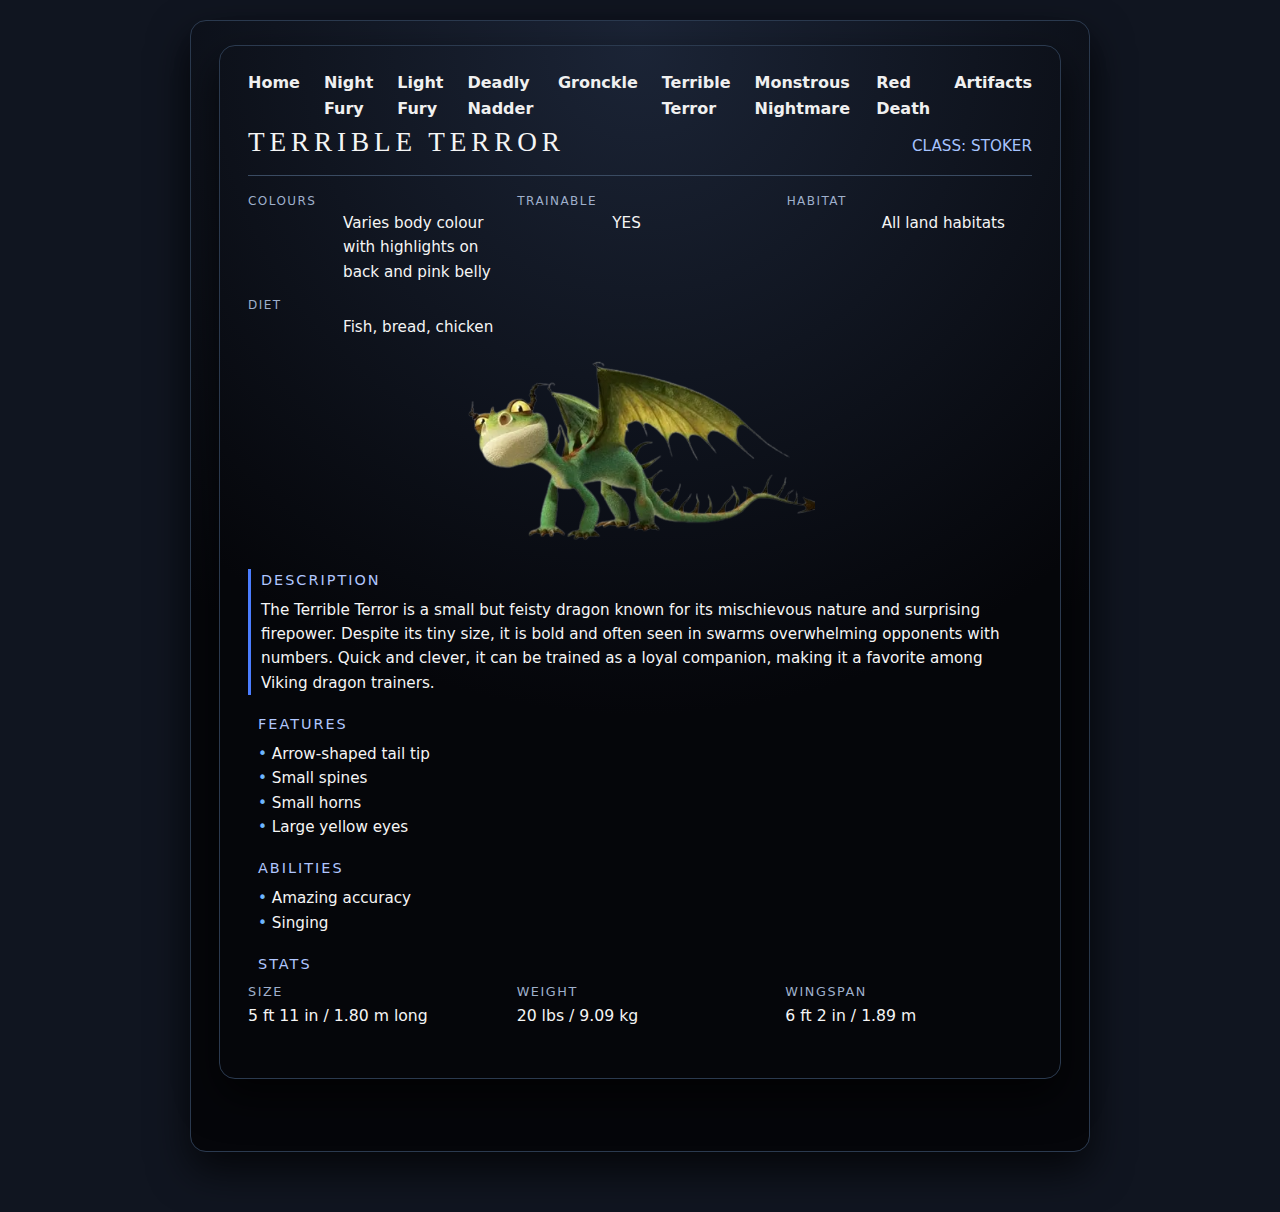
<file: Terror.html>
<!DOCTYPE html>
<html lang="en">
<head>
  <meta charset="UTF-8">
  <title>Terrible Terror – Dragon Profile</title>
  <meta name="viewport" content="width=device-width, initial-scale=1" />
  <link rel="stylesheet" href="Global.css">
</head>
<style>
    .dragon-image {
      text-align: center;
      margin: 20px 0;
    }

    .dragon-photo {
      max-width: 350px; /* Adjust size here */
      height: auto;
      border-radius: 10px;
    }
  </style>
</head>
<body>
  <div class="page">

<div class="page">

    <nav class="nav">
      <a href="Index.html">Home</a>
      <a href="Night Fury.html">Night Fury</a>
      <a href="Light Fury.html">Light Fury</a>
      <a href="Deadly Nadder.html">Deadly Nadder</a>
      <a href="Gronkle.html">Gronckle</a>
      <a href="Terror.html">Terrible Terror</a>
      <a href="Nightmare.html">Monstrous Nightmare</a>
      <a href="RedDeath.html">Red Death</a>
      <a href="artifacts.html">Artifacts</a>
    </nav>


    <header class="dragon-header">
      <div class="dragon-name">Terrible Terror</div>
      <div class="dragon-class">Class: Stoker</div>
    </header>

    <section class="meta-grid">
      <div>
        <div class="meta-item-label">Colours</div>
        <div class="meta-item-value">Varies body colour with highlights on back and pink belly</div>
      </div>
      <div>
        <div class="meta-item-label">Trainable</div>
        <div class="meta-item-value upper">Yes</div>
      </div>
      <div>
        <div class="meta-item-label">Habitat</div>
        <div class="meta-item-value">All land habitats</div>
      </div>
      <div>
        <div class="meta-item-label">Diet</div>
        <div class="meta-item-value">Fish, bread, chicken</div>
      </div>
    </section>
     <div class="dragon-image">
  <img src="terror.webp" alt="Nigh Fury" class="dragon-photo">
</div>

    <section class="section description-block">
      <div class="section-title">Description</div>
      <div class="section-body">
        The Terrible Terror is a small but feisty dragon known for its mischievous nature and surprising firepower.
        Despite its tiny size, it is bold and often seen in swarms overwhelming opponents with numbers. Quick and clever,
        it can be trained as a loyal companion, making it a favorite among Viking dragon trainers.
      </div>
    </section>

    <section class="section">
      <div class="section-title">Features</div>
      <ul class="section-body inline-list">
        <li>Arrow-shaped tail tip</li>
        <li>Small spines</li>
        <li>Small horns</li>
        <li>Large yellow eyes</li>
      </ul>
    </section>

    <section class="section">
      <div class="section-title">Abilities</div>
      <ul class="section-body inline-list">
        <li>Amazing accuracy</li>
        <li>Singing</li>
      </ul>
    </section>

    <section class="section">
      <div class="section-title">Stats</div>
      <div class="stats-grid">
        <div>
          <div class="stat-label">Size</div>
          <div class="stat-value">5 ft 11 in / 1.80 m long</div>
        </div>
        <div>
          <div class="stat-label">Weight</div>
          <div class="stat-value">20 lbs / 9.09 kg</div>
        </div>
        <div>
          <div class="stat-label">Wingspan</div>
          <div class="stat-value">6 ft 2 in / 1.89 m</div>
        </div>
      </div>
    </section>

  </div>
</body>
</html>
</file>
<file: Global.css>
/* Global styles */
* {
  box-sizing: border-box;
  margin: 0;
  padding: 0;
}

body {
  font-family: system-ui, -apple-system, BlinkMacSystemFont, "Segoe UI", sans-serif;
  background: #101520;
  color: #f5f5f5;
  line-height: 1.6;
  padding: 20px;
}

.page {
  max-width: 900px;
  margin: 0 auto 40px auto;
  background: radial-gradient(circle at top, #1b2436 0, #05060a 60%);
  border-radius: 16px;
  border: 1px solid hwb(216 17% 69%);
  padding: 24px 28px 32px;
  box-shadow: 0 18px 40px rgba(0, 0, 0, 0.7);
}
nav {
  display: flex;
  gap: 1.5rem;
  justify-content: center;
}

nav a {
  color: #f0f0f0;
  text-decoration: none;
  font-weight: bold;
  transition: color 0.3s ease;
}

nav a:hover {
  color: #ff4081;
}


/* Dragon header */
.dragon-header {
  display: flex;
  justify-content: space-between;
  align-items: baseline;
  border-bottom: 1px solid #3a4b62;
  padding-bottom: 10px;
  margin-bottom: 16px;
}

.dragon-name {
  font-family: "Trajan Pro", "Cinzel", serif;
  letter-spacing: 0.18em;
  font-size: 1.7rem;
  text-transform: uppercase;
}

.dragon-class {
  font-size: 0.95rem;
  text-transform: uppercase;
  color: #a7c4ff;
}

/* Meta info list */
.meta-grid {
  display: grid;
  grid-template-columns: repeat(auto-fit, minmax(180px, 1fr));
  gap: 12px 24px;
  margin-bottom: 18px;
}

.meta-item-label {
  font-size: 0.75rem;
  text-transform: uppercase;
  letter-spacing: 0.12em;
  color: #9fb0cc;
}

.meta-item-value {
  font-size: 0.95rem;
  padding-left: 95px;
}

/* Sections */
.section {
  margin-bottom: 18px;
}

.section-title {
  font-size: 0.9rem;
  text-transform: uppercase;
  letter-spacing: 0.14em;
  color: #b0c6ff;
  margin-bottom: 6px;
  padding-left: 10px;
}

.section-body {
  font-size: 0.95rem;
  padding-left: 10px;
}

/* Lists */
.inline-list {
  list-style: none;
  margin-left: 0;
}

.inline-list li::before {
  content: "• ";
  color: #6eb6ff;
}

.stats-grid {
  display: grid;
  grid-template-columns: repeat(auto-fit, minmax(190px, 1fr));
  gap: 10px 22px;
  margin-top: 6px;
}

.stat-label {
  font-size: 0.8rem;
  text-transform: uppercase;
  letter-spacing: 0.12em;
  color: #9fb0cc;
}

.stat-value {
  font-size: 0.98rem;
}

/* Small helper */
.upper {
  text-transform: uppercase;
}

/* Optional: subtle accent line under description */
.description-block {
  border-left: 3px solid #4b7dff;
}

/* Mobile stuff - kdaui */
@media (max-width: 768px) {
  nav {
    flex-wrap: wrap;
    gap: 0.8rem;
  }
  
  nav a {
    font-size: 0.9rem;
  }
}

@media (max-width: 480px) {
  nav {
    flex-direction: column;
    gap: 0; 
    align-items: stretch;
    padding: 8px;
    border: 1px solid rgba(255, 255, 255, 0.1); 
    border-radius: 8px;
  }
  
  nav a {
    font-size: 0.9rem; 
    padding: 12px 16px;
    text-align: center;
    border-bottom: 1px solid rgba(255, 255, 255, 0.05);
    transition: all 0.2s ease-in-out;
    border-radius: 4px;
  }

  nav a:last-child {
    border-bottom: none;
  }
  
  nav a:hover {
    color: #ffffff;
    background-color: rgba(255, 64, 129, 0.2); 
    transform: translateX(4px);
  }
  
  .page {
    padding: 16px 20px 24px;
  }
}
</file>
